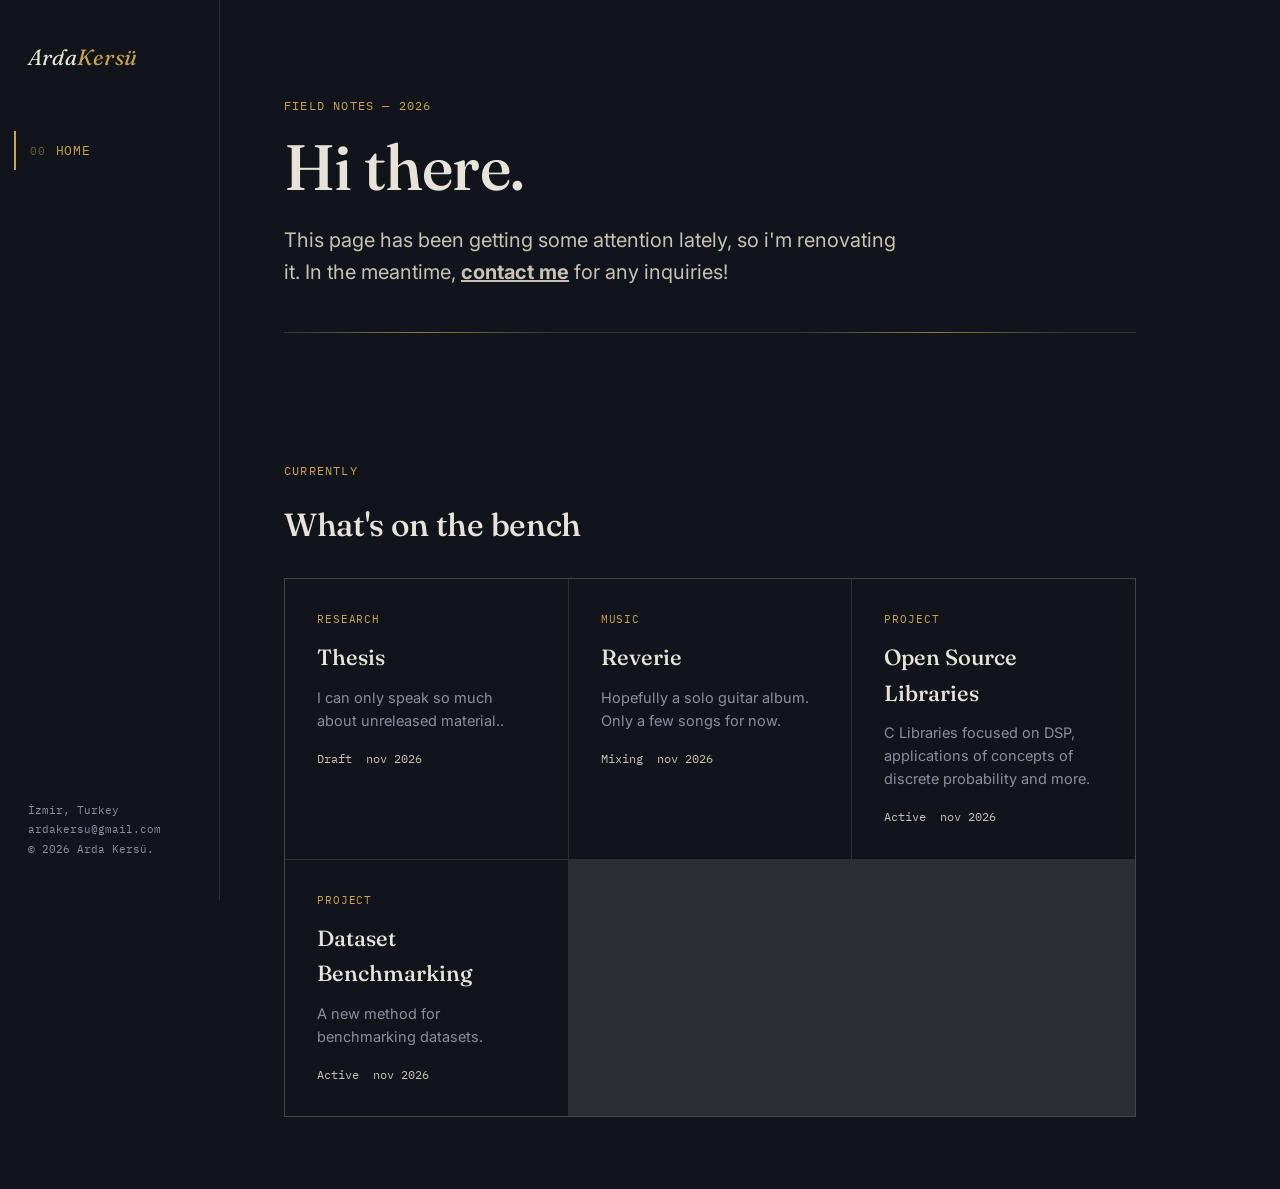
<file: index.html>
<!DOCTYPE html>
<html lang="en">
<head>
<meta charset="UTF-8">
<meta name="viewport" content="width=device-width, initial-scale=1.0">
<title>Arda Kersü</title>
<link rel="preconnect" href="https://fonts.googleapis.com">
<link href="https://fonts.googleapis.com/css2?family=Fraunces:ital,wght@0,400;0,500;1,500&family=Inter:wght@400;500;600&family=IBM+Plex+Mono:wght@400;500&display=swap" rel="stylesheet">
<link rel="stylesheet" href="styles.css">
<link rel="icon" type="image/x-icon" href="website_icon.jpeg">
</head>
<body>

<div class="topbar">
  <a href="index.html" class="mark">A<span>.</span>K</a>
  <nav>
    <a href="index.html" class="active">Home</a>
    >
  </nav>
</div>

<div class="shell">
  <aside class="spine">
    <div class="spine-top">
      <a href="index.html" class="mark">Arda<span>Kersü</span></a>
      <nav class="spine-nav">
        <a href="index.html" class="active"><span class="idx">00</span>Home</a>
      </nav>
    </div>
    <div class="spine-bottom">
      İzmir, Turkey
      <br>
      <a href="mailto:ardakersu@gmail.com">ardakersu@gmail.com</a>
      <br>
      © 2026 Arda Kersü.
    </div>
  </aside>

  <main class="main">
    <section class="hero">
      <div class="eyebrow">Field notes — 2026</div>
      <h1>Hi there.</h1>
      <p class="lede">
        This page has been getting some attention lately, so i'm renovating it.
        In the meantime, <u><b><a href="mailto:ardakersu@gmail.com">contact me</a></b></u> for any inquiries!
      </p>
      <div class="signal" aria-hidden="true"></div>
    </section>

    <section>
      <div class="eyebrow">Currently</div>
      <h2>What's on the bench</h2>
      <div class="grid">
        <div class="card">
          <div class="tag">Research</div>
          <h3>Thesis</h3>
          <p>I can only speak so much about unreleased material..</p>
          <div class="meta"><span>Draft</span><span>nov 2026</span></div>
        </div>
        <div class="card">
          <div class="tag">Music</div>
          <h3>Reverie</h3>
          <p>Hopefully a solo guitar album. Only a few songs for now.</p>
          <div class="meta"><span>Mixing</span><span>nov 2026</span></div>
        </div>
        <div class="card">
          <div class="tag">Project</div>
          <h3>Open Source Libraries</h3>
          <p>C Libraries focused on DSP, applications of concepts of discrete probability and more.</p>
          <div class="meta"><span>Active</span><span>nov 2026</span></div>
        </div>
        <div class="card">
          <div class="tag">Project</div>
          <h3>Dataset Benchmarking</h3>
          <p>A new method for benchmarking datasets.</p>
          <div class="meta"><span>Active</span><span>nov 2026</span></div>
        </div>
      </div>
    </section>
  </main>
</div>

</body>
</html>
</file>
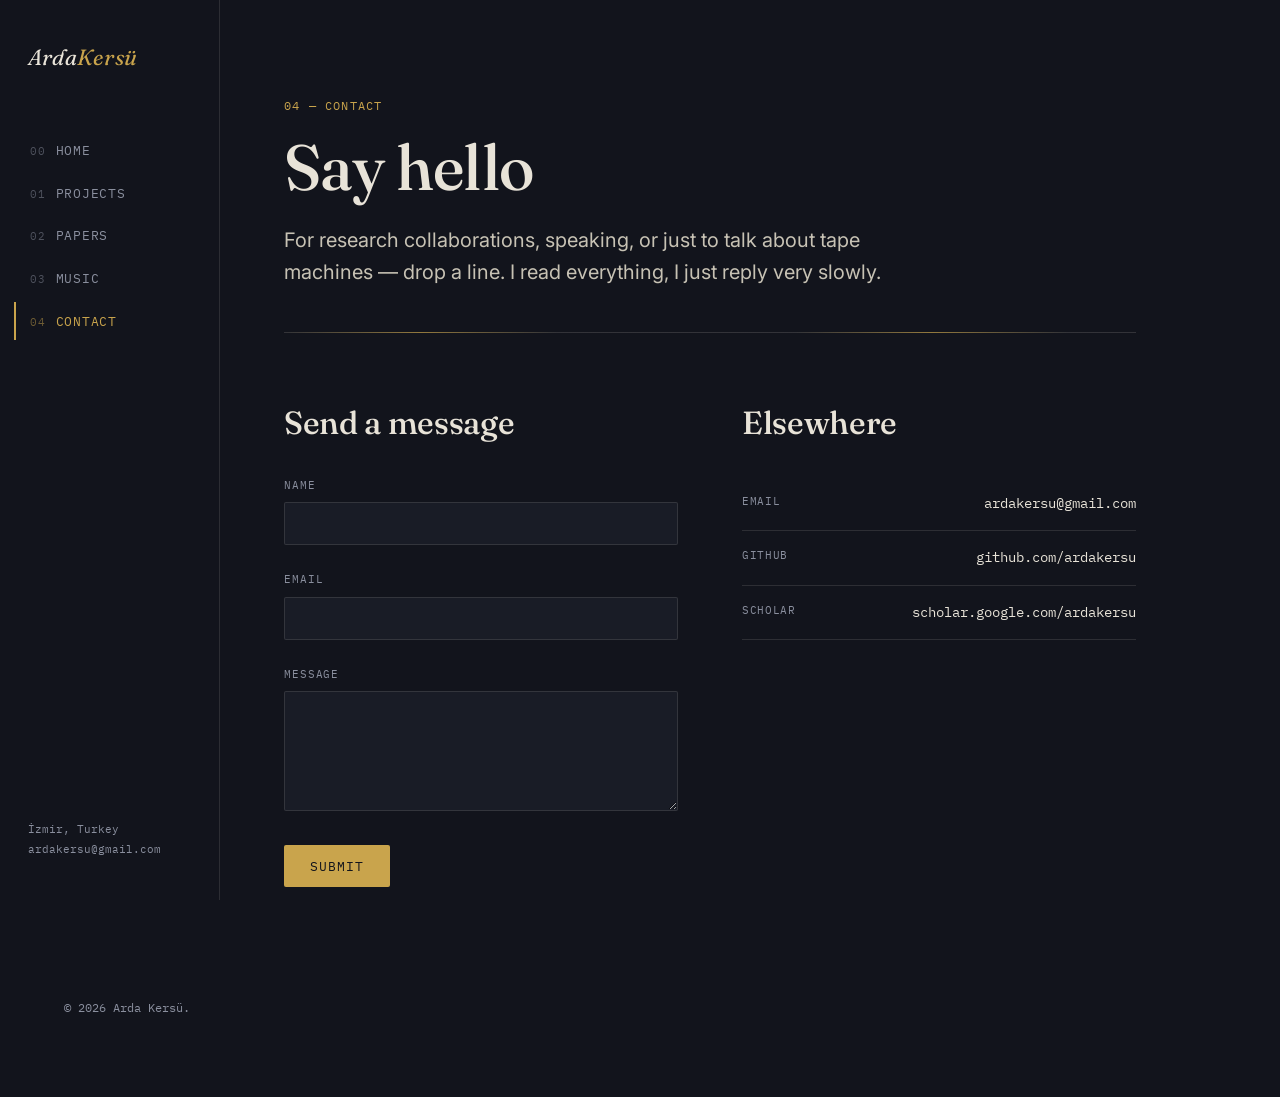
<file: contact.html>
<!DOCTYPE html>
<html lang="en">
<head>
<meta charset="UTF-8">
<meta name="viewport" content="width=device-width, initial-scale=1.0">
<title>Contact — Arda Kersü</title>
<link rel="preconnect" href="https://fonts.googleapis.com">
<link href="https://fonts.googleapis.com/css2?family=Fraunces:ital,wght@0,400;0,500;1,500&family=Inter:wght@400;500;600&family=IBM+Plex+Mono:wght@400;500&display=swap" rel="stylesheet">
<link rel="stylesheet" href="styles.css">
</head>
<body>

<div class="topbar">
  <a href="index.html" class="mark">A<span>.</span>V</a>
  <nav>
    <a href="index.html">Home</a>
    <a href="projects.html">Projects</a>
    <a href="papers.html">Papers</a>
    <a href="music.html">Music</a>
    <a href="contact.html" class="active">Contact</a>
  </nav>
</div>

<div class="shell">
  <aside class="spine">
    <div class="spine-top">
      <a href="index.html" class="mark">Arda<span>Kersü</span></a>
      <nav class="spine-nav">
        <a href="index.html"><span class="idx">00</span>Home</a>
        <a href="projects.html"><span class="idx">01</span>Projects</a>
        <a href="papers.html"><span class="idx">02</span>Papers</a>
        <a href="music.html"><span class="idx">03</span>Music</a>
        <a href="contact.html" class="active"><span class="idx">04</span>Contact</a>
      </nav>
    </div>
    <div class="spine-bottom">
      İzmir, Turkey<br>
      <a href="mailto:ardakersu@gmail.com">ardakersu@gmail.com</a>
    </div>
  </aside>

  <main class="main">
    <section class="hero" style="padding-bottom:24px;">
      <div class="eyebrow">04 — Contact</div>
      <h1>Say hello</h1>
      <p class="lede">
        For research collaborations, speaking, or just to talk about
        tape machines — drop a line. I read everything, I just reply very slowly.
      </p>
      <div class="signal" aria-hidden="true"></div>
    </section>

    <section style="padding-top:24px;">
      <div class="contact-grid">
        <div>
          <h2>Send a message</h2>
          <form id="contact-form" action="mailto:ardakersu@gmail.com" method="post" enctype="text/plain">
            <div class="field">
              <label for="name">Name</label>
              <input type="text" id="name" name="name" required>
            </div>
            <div class="field">
              <label for="email">Email</label>
              <input type="email" id="email" name="email" required>
            </div>
            <div class="field">
              <label for="message">Message</label>
              <textarea id="message" name="message" required></textarea>
            </div>
            <button type="submit" class="btn">Submit</button>
          </form>
        </div>

        <div>
          <h2>Elsewhere</h2>
          <ul class="contact-list">
            <li><span>Email</span><a href="mailto:ardakersu@gmail.com">ardakersu@gmail.com</a></li>
            <li><span>GitHub</span><a href="#">github.com/ardakersu</a></li>
            <li><span>Scholar</span><a href="#">scholar.google.com/ardakersu</a></li>
          </ul>
        </div>
      </div>
    </section>
  </main>
</div>

<footer class="page-footer">
  © 2026 Arda Kersü.
</footer>

</body>
</html>
</file>
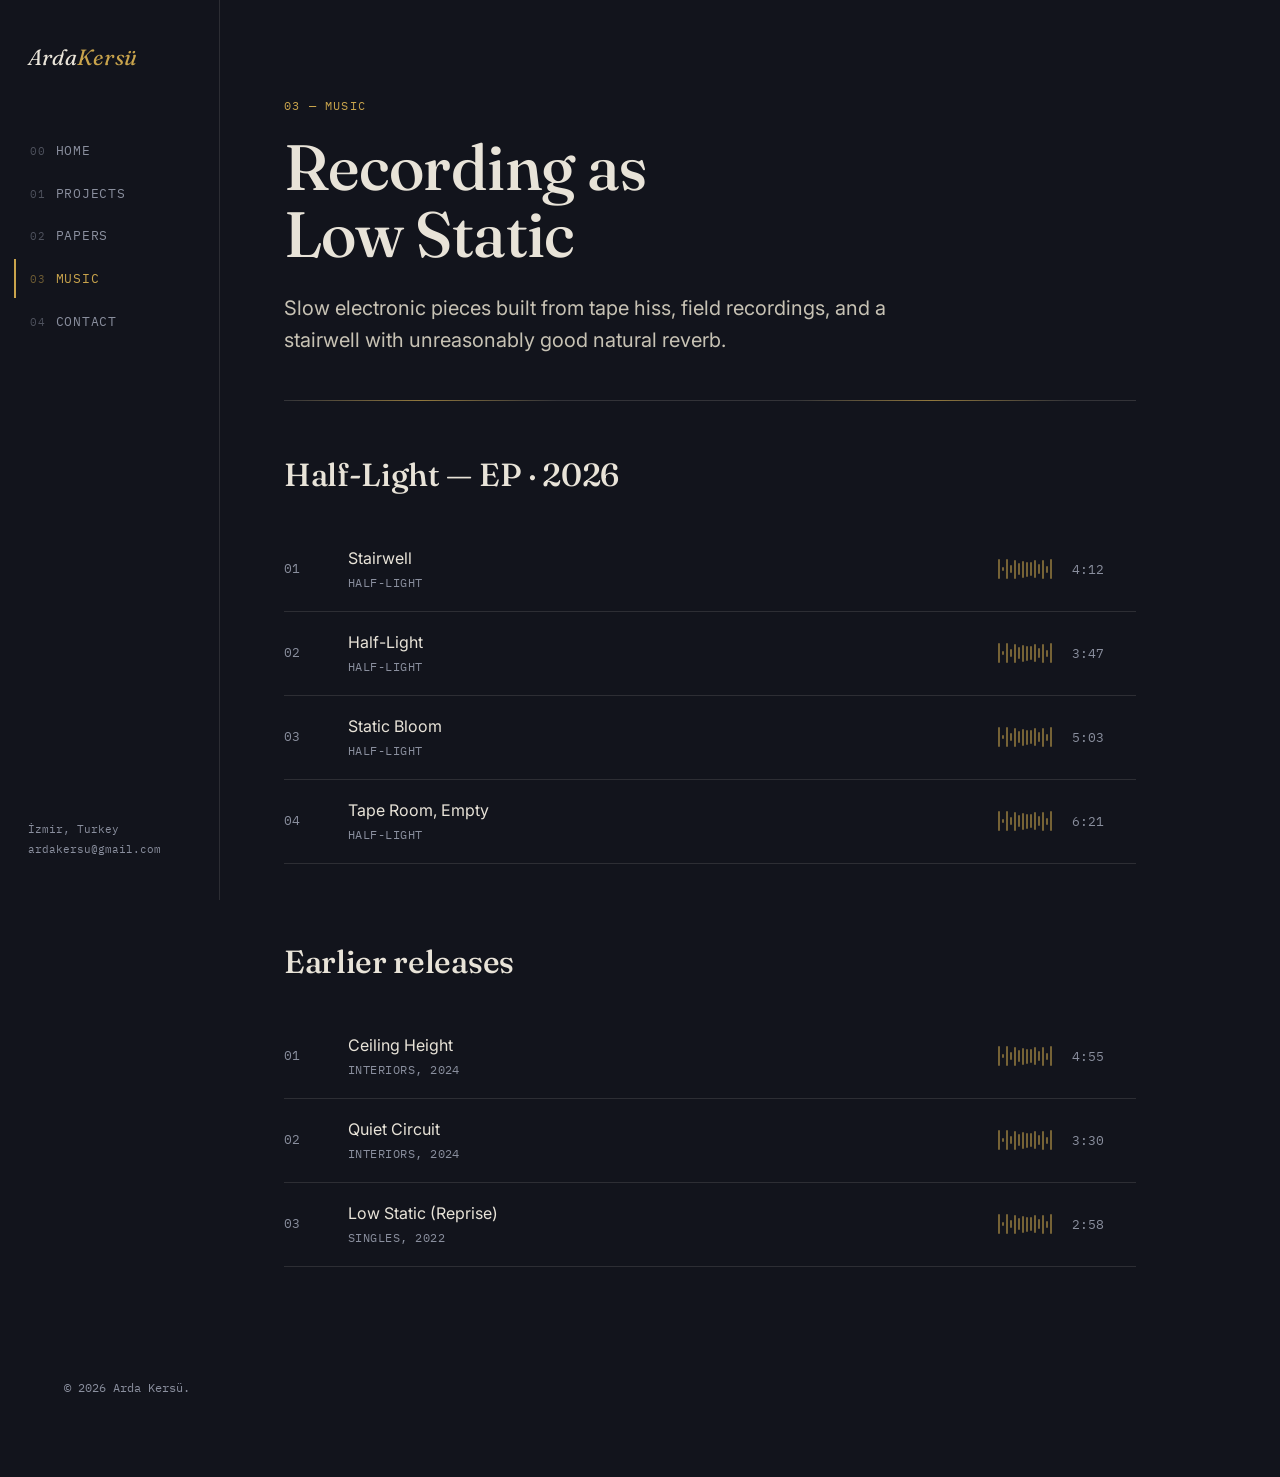
<file: music.html>
<!DOCTYPE html>
<html lang="en">
<head>
<meta charset="UTF-8">
<meta name="viewport" content="width=device-width, initial-scale=1.0">
<title>Music — Arda Kersü</title>
<link rel="preconnect" href="https://fonts.googleapis.com">
<link href="https://fonts.googleapis.com/css2?family=Fraunces:ital,wght@0,400;0,500;1,500&family=Inter:wght@400;500;600&family=IBM+Plex+Mono:wght@400;500&display=swap" rel="stylesheet">
<link rel="stylesheet" href="styles.css">
</head>
<body>

<div class="topbar">
  <a href="index.html" class="mark">A<span>.</span>V</a>
  <nav>
    <a href="index.html">Home</a>
    <a href="projects.html">Projects</a>
    <a href="papers.html">Papers</a>
    <a href="music.html" class="active">Music</a>
    <a href="contact.html">Contact</a>
  </nav>
</div>

<div class="shell">
  <aside class="spine">
    <div class="spine-top">
      <a href="index.html" class="mark">Arda<span>Kersü</span></a>
      <nav class="spine-nav">
        <a href="index.html"><span class="idx">00</span>Home</a>
        <a href="projects.html"><span class="idx">01</span>Projects</a>
        <a href="papers.html"><span class="idx">02</span>Papers</a>
        <a href="music.html" class="active"><span class="idx">03</span>Music</a>
        <a href="contact.html"><span class="idx">04</span>Contact</a>
      </nav>
    </div>
    <div class="spine-bottom">
      İzmir, Turkey<br>
      <a href="mailto:hello@adrianvoss.dev">ardakersu@gmail.com
      </a>
    </div>
  </aside>

  <main class="main">
    <section class="hero" style="padding-bottom:24px;">
      <div class="eyebrow">03 — Music</div>
      <h1>Recording as<br>Low Static</h1>
      <p class="lede">
        Slow electronic pieces built from tape hiss, field recordings,
        and a stairwell with unreasonably good natural reverb.
      </p>
      <div class="signal" aria-hidden="true"></div>
    </section>

    <section style="padding-top:24px;">
      <h2>Half-Light — EP · 2026</h2>
      <div class="track-list" id="half-light">
        <div class="track">
          <div class="idx">01</div>
          <div class="name">Stairwell<span class="release">Half-Light</span></div>
          <div class="wave" data-bars="14"></div>
          <div class="dur">4:12</div>
        </div>
        <div class="track">
          <div class="idx">02</div>
          <div class="name">Half-Light<span class="release">Half-Light</span></div>
          <div class="wave" data-bars="14"></div>
          <div class="dur">3:47</div>
        </div>
        <div class="track">
          <div class="idx">03</div>
          <div class="name">Static Bloom<span class="release">Half-Light</span></div>
          <div class="wave" data-bars="14"></div>
          <div class="dur">5:03</div>
        </div>
        <div class="track">
          <div class="idx">04</div>
          <div class="name">Tape Room, Empty<span class="release">Half-Light</span></div>
          <div class="wave" data-bars="14"></div>
          <div class="dur">6:21</div>
        </div>
      </div>
    </section>

    <section style="padding-top:0;">
      <h2>Earlier releases</h2>
      <div class="track-list" id="earlier">
        <div class="track">
          <div class="idx">01</div>
          <div class="name">Ceiling Height<span class="release">Interiors, 2024</span></div>
          <div class="wave" data-bars="14"></div>
          <div class="dur">4:55</div>
        </div>
        <div class="track">
          <div class="idx">02</div>
          <div class="name">Quiet Circuit<span class="release">Interiors, 2024</span></div>
          <div class="wave" data-bars="14"></div>
          <div class="dur">3:30</div>
        </div>
        <div class="track">
          <div class="idx">03</div>
          <div class="name">Low Static (Reprise)<span class="release">Singles, 2022</span></div>
          <div class="wave" data-bars="14"></div>
          <div class="dur">2:58</div>
        </div>
      </div>
    </section>
  </main>
</div>

<footer class="page-footer">
  © 2026 Arda Kersü.
</footer>

<script>
  // Render each .wave as a small static bar chart standing in for a waveform.
  document.querySelectorAll('.wave').forEach(function (el) {
    var count = parseInt(el.dataset.bars || '14', 10);
    for (var i = 0; i < count; i++) {
      var bar = document.createElement('i');
      var h = 4 + Math.round(Math.abs(Math.sin(i * 1.7 + count)) * 16);
      bar.style.height = h + 'px';
      el.appendChild(bar);
    }
  });
</script>

</body>
</html>
</file>
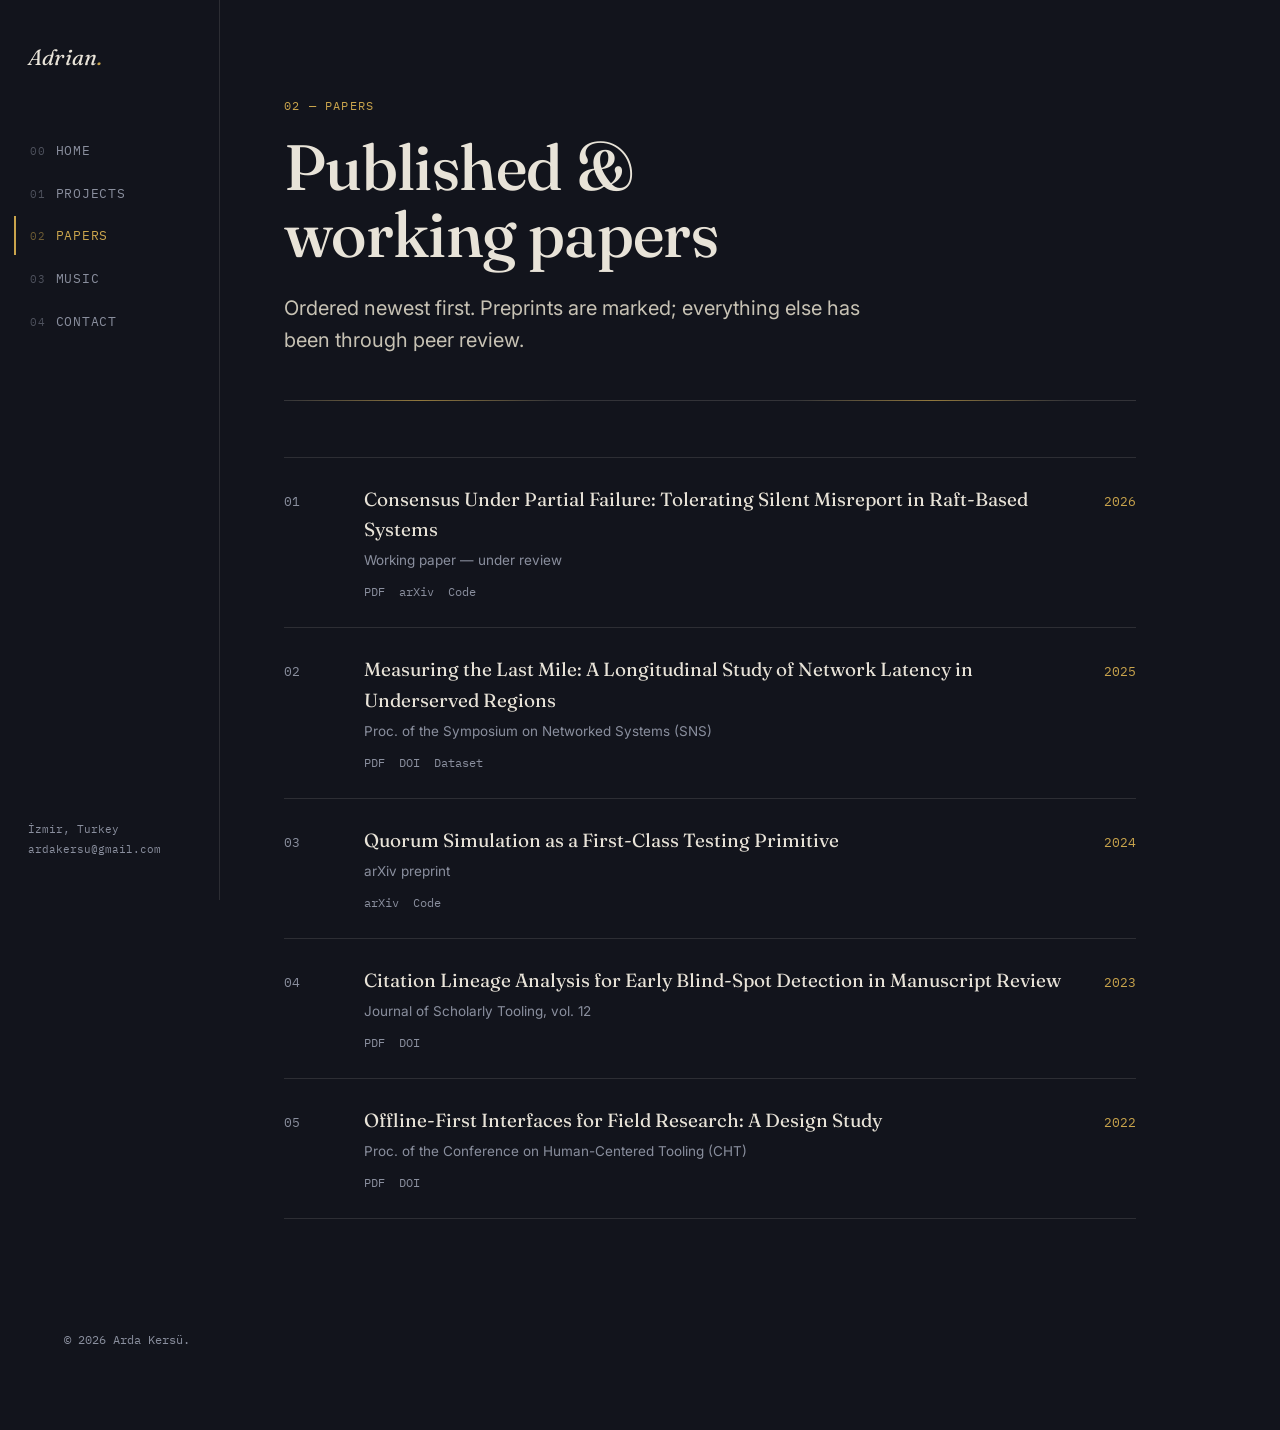
<file: papers.html>
<!DOCTYPE html>
<html lang="en">
<head>
<meta charset="UTF-8">
<meta name="viewport" content="width=device-width, initial-scale=1.0">
<title>Papers — Arda Kersü</title>
<link rel="preconnect" href="https://fonts.googleapis.com">
<link href="https://fonts.googleapis.com/css2?family=Fraunces:ital,wght@0,400;0,500;1,500&family=Inter:wght@400;500;600&family=IBM+Plex+Mono:wght@400;500&display=swap" rel="stylesheet">
<link rel="stylesheet" href="styles.css">
</head>
<body>

<div class="topbar">
  <a href="index.html" class="mark">A<span>.</span>V</a>
  <nav>
    <a href="index.html">Home</a>
    <a href="projects.html">Projects</a>
    <a href="papers.html" class="active">Papers</a>
    <a href="music.html">Music</a>
    <a href="contact.html">Contact</a>
  </nav>
</div>

<div class="shell">
  <aside class="spine">
    <div class="spine-top">
      <a href="index.html" class="mark">Adrian<span>.</span></a>
      <nav class="spine-nav">
        <a href="index.html"><span class="idx">00</span>Home</a>
        <a href="projects.html"><span class="idx">01</span>Projects</a>
        <a href="papers.html" class="active"><span class="idx">02</span>Papers</a>
        <a href="music.html"><span class="idx">03</span>Music</a>
        <a href="contact.html"><span class="idx">04</span>Contact</a>
      </nav>
    </div>
    <div class="spine-bottom">
      İzmir, Turkey<br>
      <a href="mailto:hello@adrianvoss.dev">ardakersu@gmail.com</a>
    </div>
  </aside>

  <main class="main">
    <section class="hero" style="padding-bottom:24px;">
      <div class="eyebrow">02 — Papers</div>
      <h1>Published &amp;<br>working papers</h1>
      <p class="lede">
        Ordered newest first. Preprints are marked; everything else
        has been through peer review.
      </p>
      <div class="signal" aria-hidden="true"></div>
    </section>

    <section style="padding-top:24px;">
      <div class="pub-list">

        <div class="pub">
          <div class="idx">01</div>
          <div>
            <div class="title">Consensus Under Partial Failure: Tolerating Silent Misreport in Raft-Based Systems</div>
            <div class="venue">Working paper — under review</div>
            <div class="links"><a href="#">PDF</a><a href="#">arXiv</a><a href="#">Code</a></div>
          </div>
          <div class="year">2026</div>
        </div>

        <div class="pub">
          <div class="idx">02</div>
          <div>
            <div class="title">Measuring the Last Mile: A Longitudinal Study of Network Latency in Underserved Regions</div>
            <div class="venue">Proc. of the Symposium on Networked Systems (SNS)</div>
            <div class="links"><a href="#">PDF</a><a href="#">DOI</a><a href="#">Dataset</a></div>
          </div>
          <div class="year">2025</div>
        </div>

        <div class="pub">
          <div class="idx">03</div>
          <div>
            <div class="title">Quorum Simulation as a First-Class Testing Primitive</div>
            <div class="venue">arXiv preprint</div>
            <div class="links"><a href="#">arXiv</a><a href="#">Code</a></div>
          </div>
          <div class="year">2024</div>
        </div>

        <div class="pub">
          <div class="idx">04</div>
          <div>
            <div class="title">Citation Lineage Analysis for Early Blind-Spot Detection in Manuscript Review</div>
            <div class="venue">Journal of Scholarly Tooling, vol. 12</div>
            <div class="links"><a href="#">PDF</a><a href="#">DOI</a></div>
          </div>
          <div class="year">2023</div>
        </div>

        <div class="pub">
          <div class="idx">05</div>
          <div>
            <div class="title">Offline-First Interfaces for Field Research: A Design Study</div>
            <div class="venue">Proc. of the Conference on Human-Centered Tooling (CHT)</div>
            <div class="links"><a href="#">PDF</a><a href="#">DOI</a></div>
          </div>
          <div class="year">2022</div>
        </div>

      </div>
    </section>
  </main>
</div>

<footer class="page-footer">
  © 2026 Arda Kersü.
</footer>

</body>
</html>
</file>
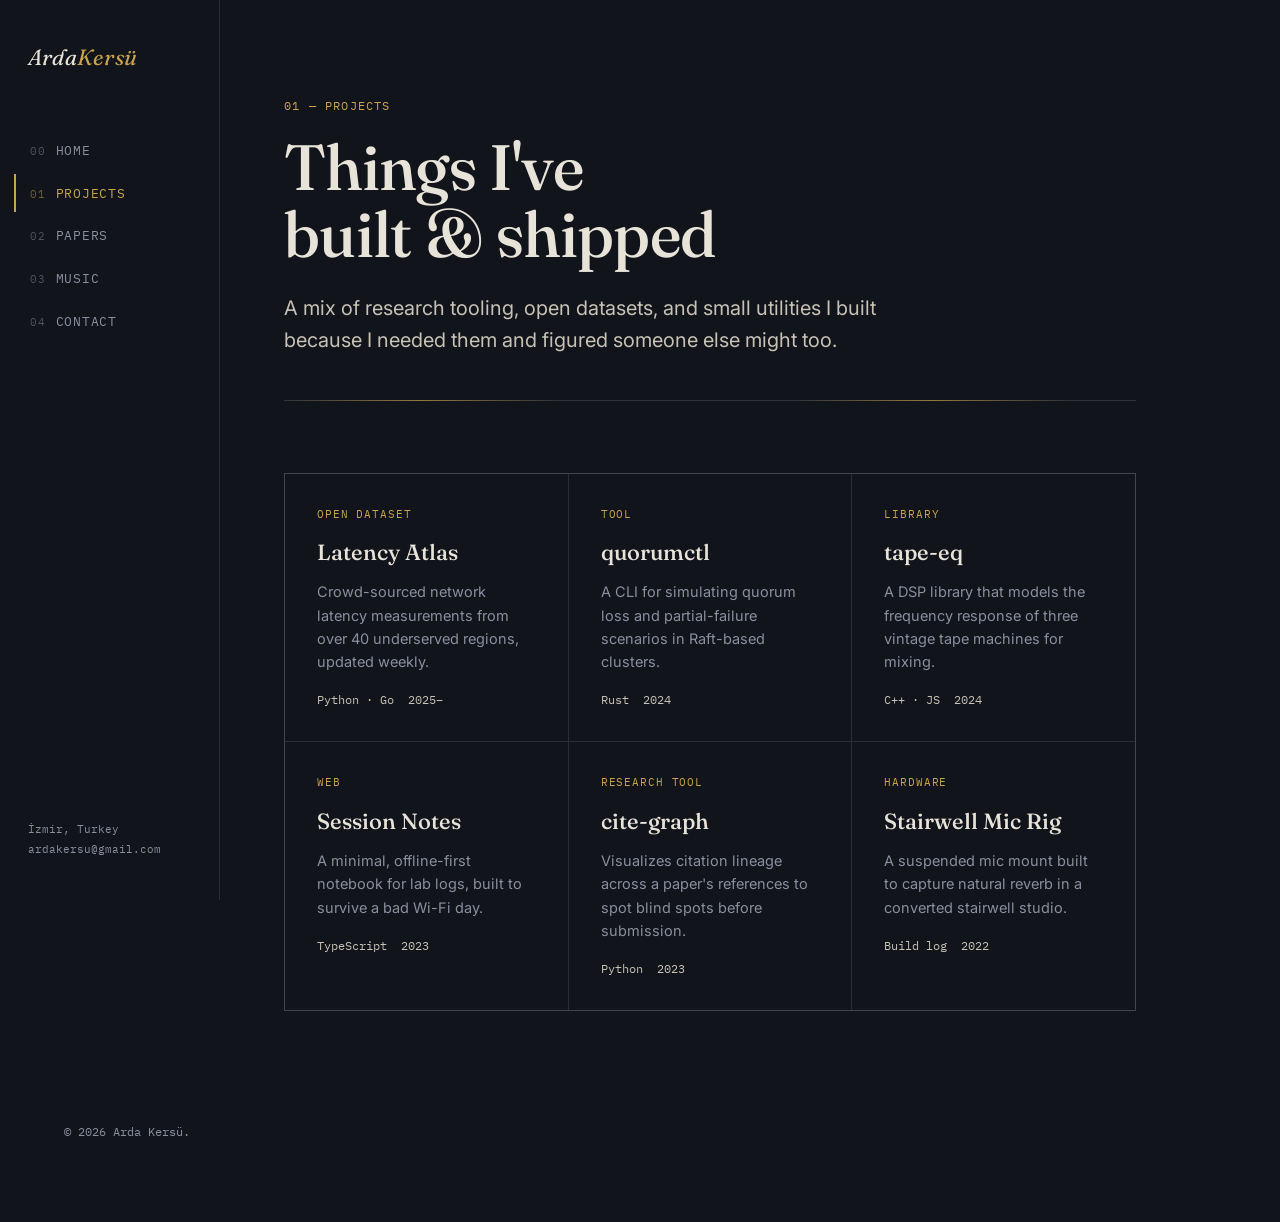
<file: projects.html>
<!DOCTYPE html>
<html lang="en">
<head>
<meta charset="UTF-8">
<meta name="viewport" content="width=device-width, initial-scale=1.0">
<title>Projects — Arda Kersü</title>
<link rel="preconnect" href="https://fonts.googleapis.com">
<link href="https://fonts.googleapis.com/css2?family=Fraunces:ital,wght@0,400;0,500;1,500&family=Inter:wght@400;500;600&family=IBM+Plex+Mono:wght@400;500&display=swap" rel="stylesheet">
<link rel="stylesheet" href="styles.css">
</head>
<body>

<div class="topbar">
  <a href="index.html" class="mark">A<span>.</span>V</a>
  <nav>
    <a href="index.html">Home</a>
    <a href="projects.html" class="active">Projects</a>
    <a href="papers.html">Papers</a>
    <a href="music.html">Music</a>
    <a href="contact.html">Contact</a>
  </nav>
</div>

<div class="shell">
  <aside class="spine">
    <div class="spine-top">
      <a href="index.html" class="mark">Arda<span>Kersü</span></a>
      <nav class="spine-nav">
        <a href="index.html"><span class="idx">00</span>Home</a>
        <a href="projects.html" class="active"><span class="idx">01</span>Projects</a>
        <a href="papers.html"><span class="idx">02</span>Papers</a>
        <a href="music.html"><span class="idx">03</span>Music</a>
        <a href="contact.html"><span class="idx">04</span>Contact</a>
      </nav>
    </div>
    <div class="spine-bottom">
      İzmir, Turkey<br>
      <a href="mailto:hello@adrianvoss.dev">ardakersu@gmail.com</a>
    </div>
  </aside>

  <main class="main">
    <section class="hero" style="padding-bottom:24px;">
      <div class="eyebrow">01 — Projects</div>
      <h1>Things I've<br>built &amp; shipped</h1>
      <p class="lede">
        A mix of research tooling, open datasets, and small utilities
        I built because I needed them and figured someone else might too.
      </p>
      <div class="signal" aria-hidden="true"></div>
    </section>

    <section style="padding-top:40px;">
      <div class="grid">
        <div class="card">
          <div class="tag">Open Dataset</div>
          <h3>Latency Atlas</h3>
          <p>Crowd-sourced network latency measurements from over 40 underserved regions, updated weekly.</p>
          <div class="meta"><span>Python · Go</span><span>2025–</span></div>
        </div>
        <div class="card">
          <div class="tag">Tool</div>
          <h3>quorumctl</h3>
          <p>A CLI for simulating quorum loss and partial-failure scenarios in Raft-based clusters.</p>
          <div class="meta"><span>Rust</span><span>2024</span></div>
        </div>
        <div class="card">
          <div class="tag">Library</div>
          <h3>tape-eq</h3>
          <p>A DSP library that models the frequency response of three vintage tape machines for mixing.</p>
          <div class="meta"><span>C++ · JS</span><span>2024</span></div>
        </div>
        <div class="card">
          <div class="tag">Web</div>
          <h3>Session Notes</h3>
          <p>A minimal, offline-first notebook for lab logs, built to survive a bad Wi-Fi day.</p>
          <div class="meta"><span>TypeScript</span><span>2023</span></div>
        </div>
        <div class="card">
          <div class="tag">Research Tool</div>
          <h3>cite-graph</h3>
          <p>Visualizes citation lineage across a paper's references to spot blind spots before submission.</p>
          <div class="meta"><span>Python</span><span>2023</span></div>
        </div>
        <div class="card">
          <div class="tag">Hardware</div>
          <h3>Stairwell Mic Rig</h3>
          <p>A suspended mic mount built to capture natural reverb in a converted stairwell studio.</p>
          <div class="meta"><span>Build log</span><span>2022</span></div>
        </div>
      </div>
    </section>
  </main>
</div>

<footer class="page-footer">
  © 2026 Arda Kersü.
</footer>

</body>
</html>
</file>
<file: styles.css>
/* ============================================
   Design tokens
   Palette: deep ink navy + parchment + one gold accent
   Type: Fraunces (display serif) / Inter (body) / IBM Plex Mono (utility)
   ============================================ */

:root {
  --bg: #12141c;
  --bg-alt: #191c26;
  --bg-raised: #1f2330;
  --paper: #e8e3d8;
  --paper-dim: #c7c2b4;
  --muted: #8a8f9e;
  --accent: #c9a44c;
  --accent-dim: #8f7638;
  --line: rgba(232, 227, 216, 0.12);
  --line-strong: rgba(232, 227, 216, 0.22);

  --font-display: "Fraunces", Georgia, serif;
  --font-body: "Inter", -apple-system, BlinkMacSystemFont, sans-serif;
  --font-mono: "IBM Plex Mono", ui-monospace, monospace;

  --nav-width: 220px;
  --gutter: clamp(24px, 5vw, 64px);
}

* {
  box-sizing: border-box;
  margin: 0;
  padding: 0;
}

html {
  scroll-behavior: smooth;
}

body {
  background: var(--bg);
  color: var(--paper);
  font-family: var(--font-body);
  font-size: 16px;
  line-height: 1.6;
  min-height: 100vh;
}

@media (prefers-reduced-motion: reduce) {
  * {
    animation-duration: 0.01ms !important;
    transition-duration: 0.01ms !important;
    scroll-behavior: auto !important;
  }
}

a {
  color: inherit;
  text-decoration: none;
}

a:focus-visible,
button:focus-visible,
input:focus-visible,
textarea:focus-visible {
  outline: 2px solid var(--accent);
  outline-offset: 3px;
}

img {
  max-width: 100%;
  display: block;
}

/* ============================================
   Layout shell — spine nav + content
   ============================================ */

.shell {
  display: flex;
  min-height: 100vh;
}

.spine {
  width: var(--nav-width);
  flex-shrink: 0;
  border-right: 1px solid var(--line);
  padding: 40px 28px;
  display: flex;
  flex-direction: column;
  justify-content: space-between;
  position: sticky;
  top: 0;
  height: 100vh;
}

.spine-top .mark {
  font-family: var(--font-display);
  font-size: 22px;
  font-style: italic;
  letter-spacing: 0.01em;
}

.spine-top .mark span {
  color: var(--accent);
}

.spine-nav {
  margin-top: 56px;
  display: flex;
  flex-direction: column;
  gap: 4px;
}

.spine-nav a {
  font-family: var(--font-mono);
  font-size: 12.5px;
  letter-spacing: 0.06em;
  text-transform: uppercase;
  color: var(--muted);
  padding: 9px 0;
  border-left: 2px solid transparent;
  padding-left: 14px;
  margin-left: -14px;
  transition: color 0.15s ease, border-color 0.15s ease;
  display: flex;
  align-items: baseline;
  gap: 10px;
}

.spine-nav a .idx {
  opacity: 0.5;
  font-size: 11px;
}

.spine-nav a:hover {
  color: var(--paper);
}

.spine-nav a.active {
  color: var(--accent);
  border-left-color: var(--accent);
}

.spine-bottom {
  font-family: var(--font-mono);
  font-size: 11px;
  color: var(--muted);
  line-height: 1.8;
}

.spine-bottom a:hover {
  color: var(--accent);
}

.main {
  flex: 1;
  min-width: 0;
}

/* Mobile top bar (hidden on desktop) */
.topbar {
  display: none;
}

@media (max-width: 860px) {
  .spine {
    display: none;
  }
  .topbar {
    display: flex;
    align-items: center;
    justify-content: space-between;
    padding: 18px var(--gutter);
    border-bottom: 1px solid var(--line);
    position: sticky;
    top: 0;
    background: var(--bg);
    z-index: 10;
  }
  .topbar .mark {
    font-family: var(--font-display);
    font-style: italic;
    font-size: 19px;
  }
  .topbar .mark span {
    color: var(--accent);
  }
  .topbar nav {
    display: flex;
    gap: 18px;
    font-family: var(--font-mono);
    font-size: 11px;
    text-transform: uppercase;
    letter-spacing: 0.05em;
    color: var(--muted);
    flex-wrap: wrap;
  }
  .topbar nav a.active {
    color: var(--accent);
  }
}

/* ============================================
   Signal line — signature motif
   a thin rule that behaves like a waveform trace;
   reused as section divider across every page
   ============================================ */

.signal {
  height: 1px;
  width: 100%;
  background: linear-gradient(
    90deg,
    var(--line-strong) 0%,
    var(--accent) 8%,
    var(--line-strong) 16%,
    var(--line-strong) 30%,
    var(--accent) 38%,
    var(--line-strong) 46%,
    var(--line-strong) 64%,
    var(--accent) 70%,
    var(--line-strong) 78%,
    var(--line-strong) 100%
  );
  background-size: 200% 100%;
  opacity: 0.7;
  animation: drift 14s linear infinite;
}

@keyframes drift {
  from {
    background-position: 0% 0;
  }
  to {
    background-position: -200% 0;
  }
}

/* ============================================
   Shared content blocks
   ============================================ */

section {
  padding: 72px var(--gutter);
  max-width: 980px;
}

.eyebrow {
  font-family: var(--font-mono);
  font-size: 12px;
  letter-spacing: 0.1em;
  text-transform: uppercase;
  color: var(--accent);
  margin-bottom: 18px;
}

h1 {
  font-family: var(--font-display);
  font-weight: 500;
  font-size: clamp(38px, 5.5vw, 64px);
  line-height: 1.05;
  letter-spacing: -0.01em;
}

h1 em {
  color: var(--accent);
  font-style: italic;
}

h2 {
  font-family: var(--font-display);
  font-weight: 500;
  font-size: clamp(24px, 3vw, 32px);
  letter-spacing: -0.01em;
  margin-bottom: 28px;
}

p.lede {
  font-size: clamp(17px, 1.6vw, 20px);
  color: var(--paper-dim);
  max-width: 620px;
  margin-top: 24px;
}

.hero {
  padding-top: 96px;
  padding-bottom: 56px;
}

.hero .signal {
  margin-top: 44px;
}

/* Cards */

.grid {
  display: grid;
  grid-template-columns: repeat(auto-fill, minmax(280px, 1fr));
  gap: 1px;
  background: var(--line);
  border: 1px solid var(--line);
  margin-top: 8px;
}

.card {
  background: var(--bg);
  padding: 32px;
  transition: background 0.2s ease;
}

.card:hover {
  background: var(--bg-alt);
}

.card .tag {
  font-family: var(--font-mono);
  font-size: 11px;
  color: var(--accent);
  text-transform: uppercase;
  letter-spacing: 0.08em;
}

.card h3 {
  font-family: var(--font-display);
  font-size: 22px;
  font-weight: 500;
  margin: 12px 0 10px;
}

.card p {
  color: var(--muted);
  font-size: 14.5px;
}

.card .meta {
  margin-top: 18px;
  display: flex;
  gap: 14px;
  font-family: var(--font-mono);
  font-size: 11.5px;
  color: var(--paper-dim);
}

/* Paper / publication list */

.pub-list {
  margin-top: 8px;
  border-top: 1px solid var(--line);
}

.pub {
  display: grid;
  grid-template-columns: 56px 1fr auto;
  gap: 24px;
  align-items: baseline;
  padding: 26px 0;
  border-bottom: 1px solid var(--line);
}

.pub .idx {
  font-family: var(--font-mono);
  color: var(--muted);
  font-size: 13px;
}

.pub .title {
  font-family: var(--font-display);
  font-size: 19px;
}

.pub .venue {
  color: var(--muted);
  font-size: 13.5px;
  margin-top: 6px;
}

.pub .year {
  font-family: var(--font-mono);
  color: var(--accent);
  font-size: 13px;
}

.pub .links {
  font-family: var(--font-mono);
  font-size: 12px;
  color: var(--muted);
  margin-top: 10px;
  display: flex;
  gap: 14px;
}

.pub .links a:hover {
  color: var(--accent);
}

@media (max-width: 600px) {
  .pub {
    grid-template-columns: 1fr;
    gap: 6px;
  }
}

/* Music / track list */

.track-list {
  margin-top: 8px;
}

.track {
  display: grid;
  grid-template-columns: 44px 1fr auto 64px;
  align-items: center;
  gap: 20px;
  padding: 18px 0;
  border-bottom: 1px solid var(--line);
  font-family: var(--font-mono);
}

.track .idx {
  color: var(--muted);
  font-size: 13px;
}

.track .name {
  font-family: var(--font-body);
  font-size: 16px;
  color: var(--paper);
}

.track .name .release {
  display: block;
  font-family: var(--font-mono);
  font-size: 11.5px;
  color: var(--muted);
  margin-top: 3px;
  text-transform: uppercase;
  letter-spacing: 0.04em;
}

.track .dur {
  color: var(--muted);
  font-size: 12.5px;
}

.wave {
  display: flex;
  align-items: center;
  gap: 2px;
  height: 20px;
}

.wave i {
  display: block;
  width: 2px;
  background: var(--accent);
  opacity: 0.55;
  border-radius: 1px;
}

/* Contact */

.contact-grid {
  display: grid;
  grid-template-columns: 1fr 1fr;
  gap: 64px;
  margin-top: 16px;
}

@media (max-width: 700px) {
  .contact-grid {
    grid-template-columns: 1fr;
    gap: 40px;
  }
}

label {
  display: block;
  font-family: var(--font-mono);
  font-size: 11px;
  text-transform: uppercase;
  letter-spacing: 0.08em;
  color: var(--muted);
  margin-bottom: 8px;
}

.field {
  margin-bottom: 26px;
}

input,
textarea {
  width: 100%;
  background: var(--bg-alt);
  border: 1px solid var(--line);
  color: var(--paper);
  padding: 12px 14px;
  font-family: var(--font-body);
  font-size: 14.5px;
  border-radius: 2px;
}

input:focus,
textarea:focus {
  border-color: var(--accent);
}

textarea {
  resize: vertical;
  min-height: 120px;
}

.btn {
  display: inline-block;
  font-family: var(--font-mono);
  font-size: 12.5px;
  text-transform: uppercase;
  letter-spacing: 0.08em;
  background: var(--accent);
  color: var(--bg);
  padding: 13px 26px;
  border: none;
  cursor: pointer;
  border-radius: 2px;
  transition: opacity 0.15s ease;
}

.btn:hover {
  opacity: 0.85;
}

.contact-list {
  list-style: none;
  margin-top: 8px;
}

.contact-list li {
  padding: 16px 0;
  border-bottom: 1px solid var(--line);
  display: flex;
  justify-content: space-between;
  font-family: var(--font-mono);
  font-size: 13.5px;
}

.contact-list li span:first-child {
  color: var(--muted);
  text-transform: uppercase;
  font-size: 11px;
  letter-spacing: 0.06em;
}

.contact-list li a:hover {
  color: var(--accent);
}

/* Footer */

footer.page-footer {
  padding: 40px var(--gutter) 80px;
  font-family: var(--font-mono);
  font-size: 11.5px;
  color: var(--muted);
  max-width: 980px;
}
</file>
